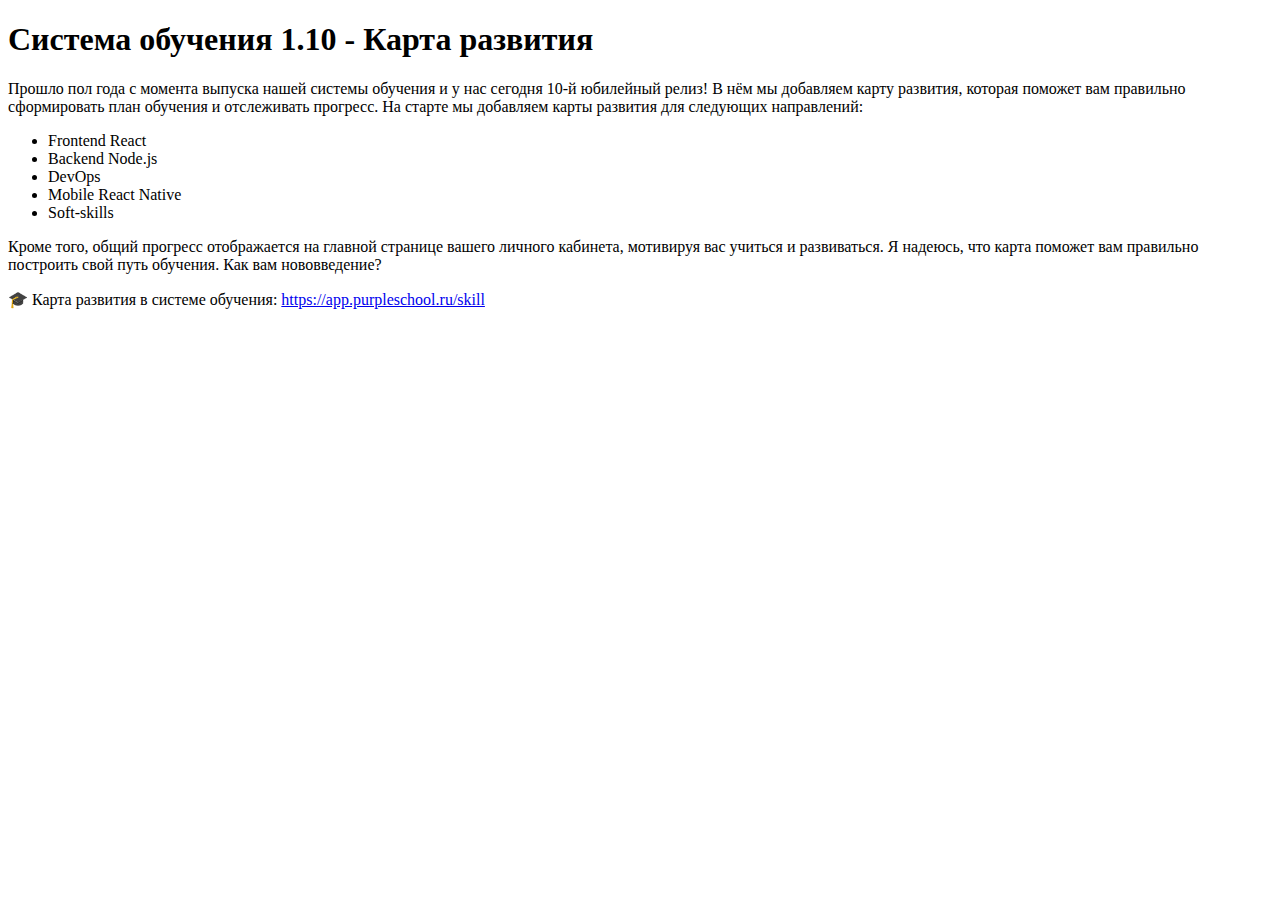
<file: task-1/index.html>
<!DOCTYPE html>
<html lang="en">
  <head>
    <meta charset="UTF-8" />
    <meta name="viewport" content="width=device-width, initial-scale=1.0" />
    <title>Document</title>
  </head>
  <body>
    <h1>Система обучения 1.10 - Карта развития</h1>
    <p>
      Прошло пол года с момента выпуска нашей системы обучения и у нас сегодня
      10-й юбилейный релиз! В нём мы добавляем карту развития, которая поможет
      вам правильно сформировать план обучения и отслеживать прогресс. На старте
      мы добавляем карты развития для следующих направлений:
    </p>
    <ul>
      <li>Frontend React</li>
      <li>Backend Node.js</li>
      <li>DevOps</li>
      <li>Mobile React Native</li>
      <li>Soft-skills</li>
    </ul>
    <p>
      Кроме того, общий прогресс отображается на главной странице вашего личного
      кабинета, мотивируя вас учиться и развиваться. Я надеюсь, что карта
      поможет вам правильно построить свой путь обучения. Как вам нововведение?
    </p>
    <p>
      🎓 Карта развития в системе обучения:
      <a href="https://app.purpleschool.ru/skill" target="_blank">https://app.purpleschool.ru/skill</a>
    </p>
  </body>
</html>
</file>
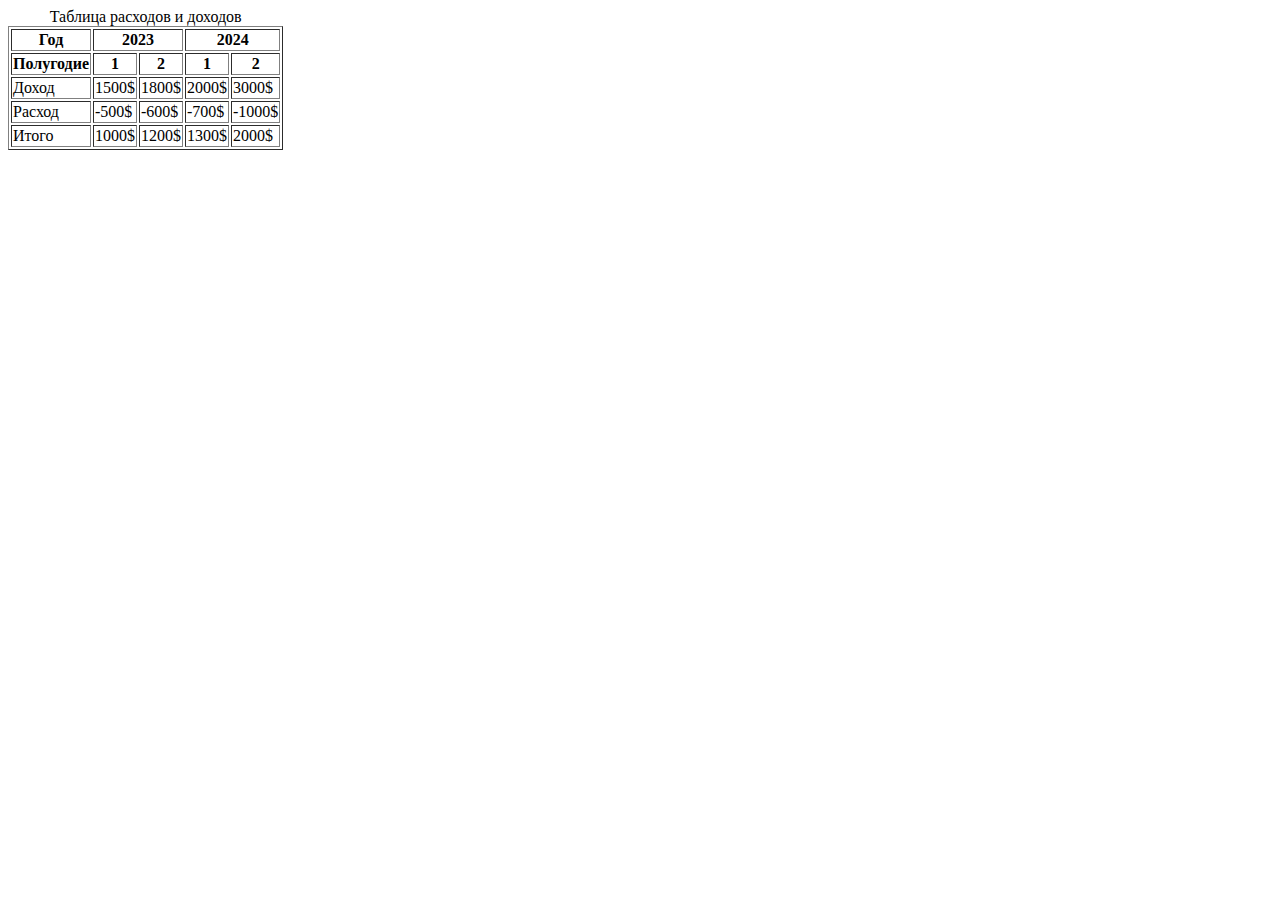
<file: task-2/index.html>
<!DOCTYPE html>
<html lang="en">
<head>
    <meta charset="UTF-8">
    <meta name="viewport" content="width=device-width, initial-scale=1.0">
    <title>Document</title>
</head>
<body>
    <table border="1">
        <caption>Таблица расходов и доходов</caption>
        <thead>
            <tr>
                <th>Год</th>
                <th colspan="2">2023</th>
                <th colspan="2">2024</th>
            </tr>
            <tr>
                <th>Полугодие</th>
                <th>1</th>
                <th>2</th>
                <th>1</th>
                <th>2</th>
            </tr>
        </thead>
        <tbody>
            
            <tr>
                <td>Доход</td>
                <td>1500$</td>
                <td>1800$</td>
                <td>2000$</td>
                <td>3000$</td>
            </tr>
            <tr>
                <td>Расход</td>
                <td>-500$</td>
                <td>-600$</td>
                <td>-700$</td>
                <td>-1000$</td>
            </tr>
        </tbody>
        <tfoot>
            <tr>
                <td>Итого</td>
                <td>1000$</td>
                <td>1200$</td>
                <td>1300$</td>
                <td>2000$</td>
            </tr>
        </tfoot>
    </table>
</body>
</html>
</file>
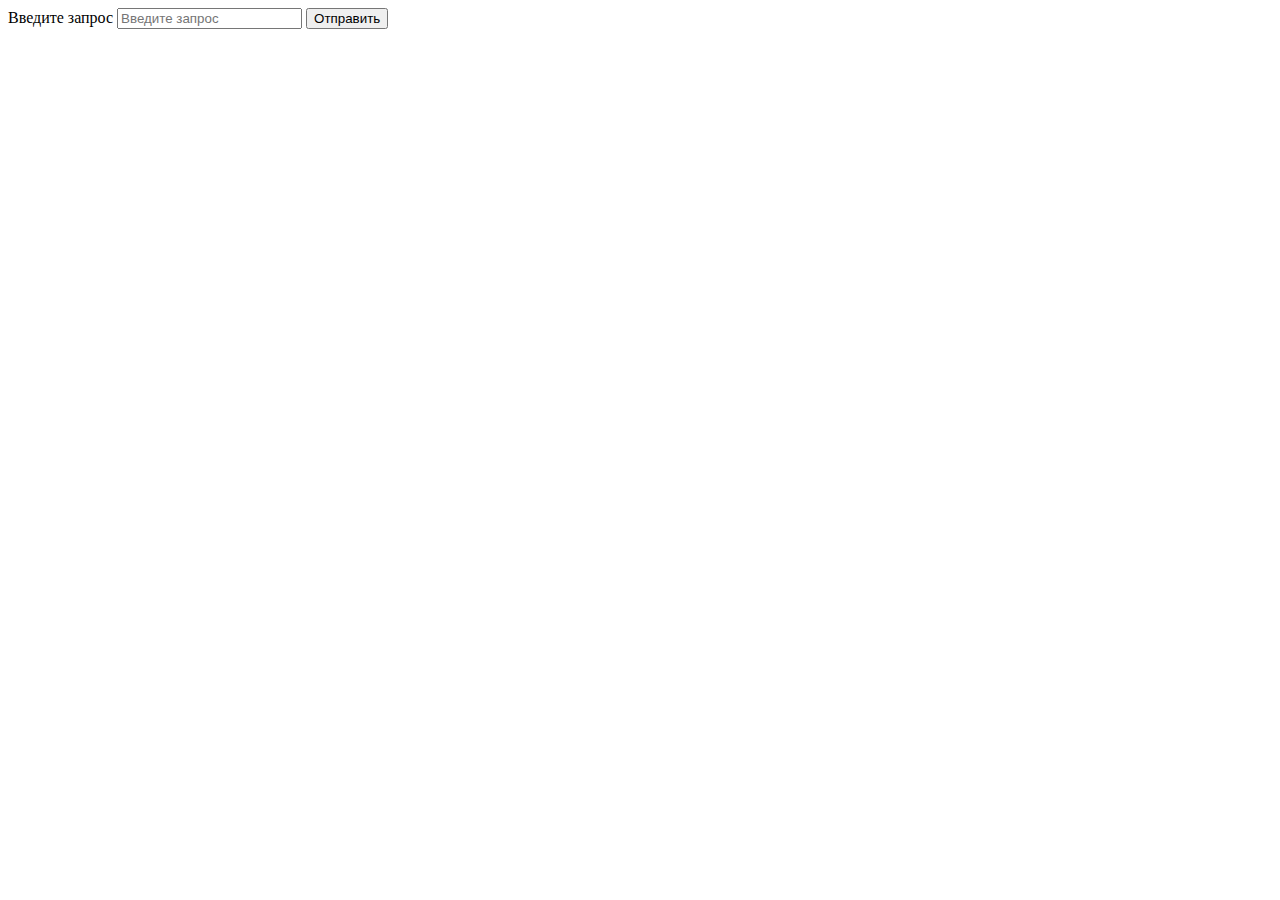
<file: task-3/index.html>
<!DOCTYPE html>
<html lang="en">
  <head>
    <meta charset="UTF-8" />
    <meta name="viewport" content="width=device-width, initial-scale=1.0" />
    <title>Document</title>
  </head>
  <body>
    <form action="https://www.youtube.com/results">
      <label>
        Введите запрос
        <input type="text" name="search_query" placeholder="Введите запрос" />
      </label>
      <button type="submit">Отправить</button>
    </form>
  </body>
</html>
</file>
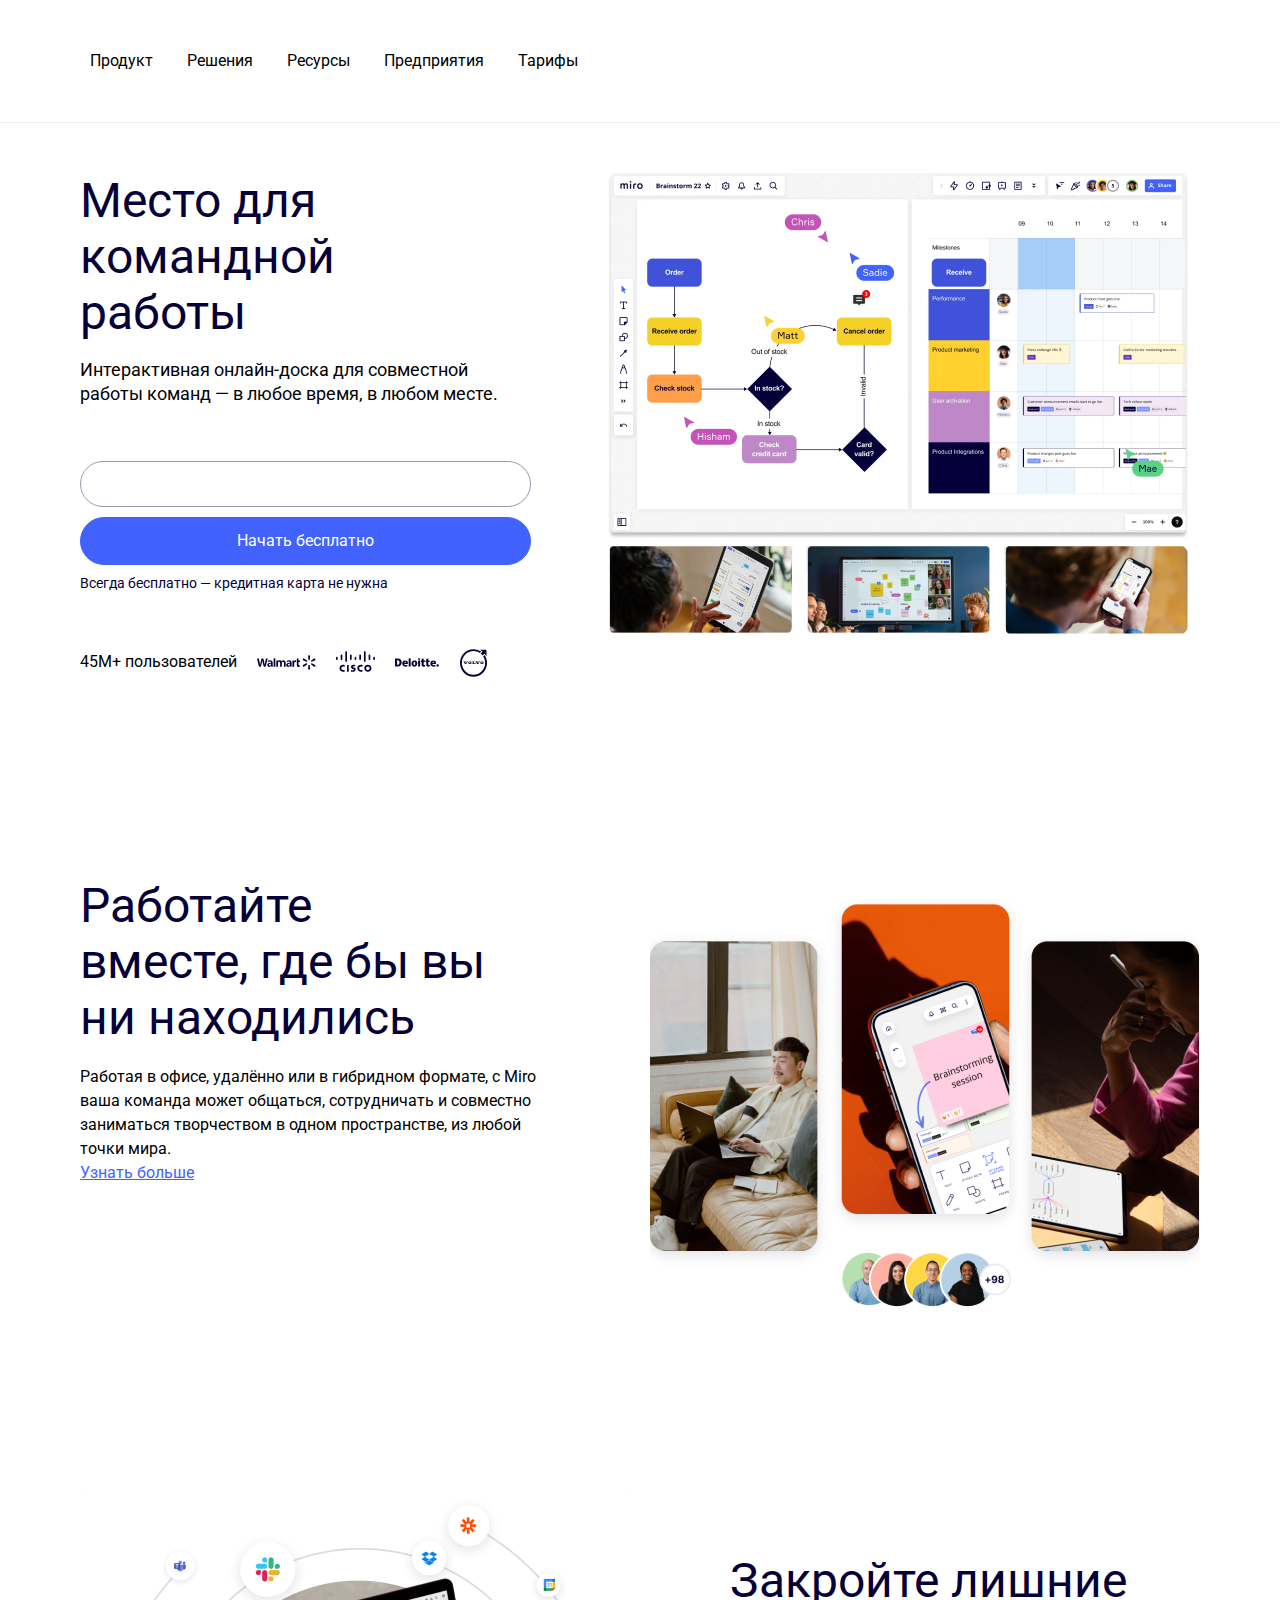
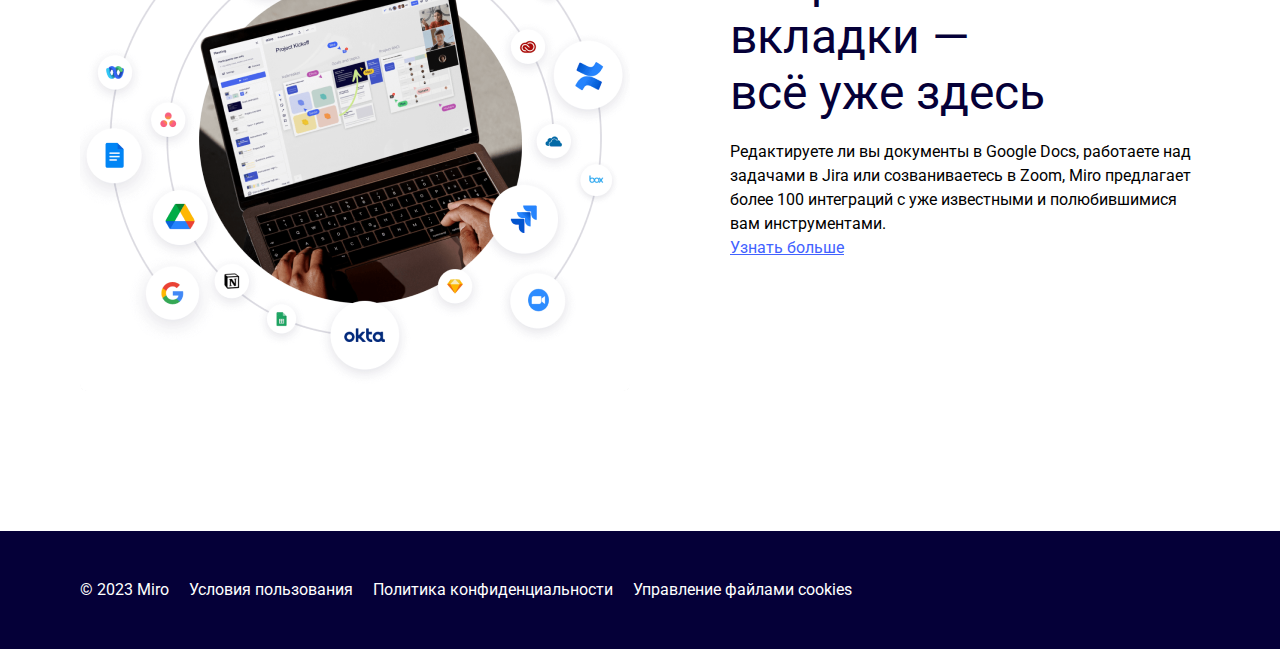
<file: task-5/index.html>
<!DOCTYPE html>
<html lang="en">
  <head>
    <meta charset="UTF-8" />
    <meta http-equiv="X-UA-Compatible" content="IE=edge" />
    <meta name="viewport" content="width=device-width, initial-scale=1.0" />
    <link rel="stylesheet" href="./styles/styles.css" />
    <link rel="preconnect" href="https://fonts.googleapis.com" />
    <link rel="preconnect" href="https://fonts.gstatic.com" crossorigin />
    <link
      href="https://fonts.googleapis.com/css2?family=Roboto&display=swap"
      rel="stylesheet"
    />
    <title>Miro</title>
  </head>
  <body>
    <header>
      <nav>
        <ul>
          <li><a href="#">Продукт</a></li>
          <li><a href="#">Решения</a></li>
          <li><a href="#">Ресурсы</a></li>
          <li><a href="#">Предприятия</a></li>
          <li><a href="#">Тарифы</a></li>
        </ul>
      </nav>
    </header>
    <main>
      <section id="hero">
        <div>
          <h1>
            Место для<br />
            командной<br />
            работы
          </h1>
          <p class="heroText">
            Интерактивная онлайн-доска для совместной работы команд — в любое
            время, в любом месте.
          </p>
          <form action="/register" method="get" class="heroForm">
            <input type="email" name="email" id="email" />
            <button id="heroButton" class="test test2">Начать бесплатно</button>
          </form>
          <p>Всегда бесплатно — кредитная карта не нужна</p>
          <div class="heroLogos">
            45M+ пользователей
            <img src="./images/logos.svg" alt="Логотипы партнёров" />
          </div>
        </div>
        <div>
          <img
            src="./images/hero.png"
            alt="Изображение экрана работы Miro"
            id="heroImage"
          />
        </div>
      </section>
      <section class="section">
        <div>
          <h2>Работайте вместе, где бы вы ни находились</h2>
          <p class="sectionText">
            Работая в офисе, удалённо или в гибридном формате, с Miro ваша
            команда может общаться, сотрудничать и совместно заниматься
            творчеством в одном пространстве, из любой точки мира.
          </p>
          <a href="#" class="link">Узнать больше</a>
        </div>
        <div>
          <img src="./images/1.png" alt="Работа в Miro с мобильных устройств" />
        </div>
      </section>
      <section class="section section-reverse">
        <div>
          <h2>Закройте лишние вкладки — всё уже здесь</h2>
          <p class="sectionText">
            Редактируете ли вы документы в Google Docs, работаете над задачами в
            Jira или созваниваетесь в Zoom, Miro предлагает более 100 интеграций
            с уже известными и полюбившимися вам инструментами.
          </p>
          <a href="#" class="link">Узнать больше</a>
        </div>
        <div>
          <img src="./images/2.png" alt="Сервисы вокруг Miro" />
        </div>
      </section>
    </main>
    <footer>
      <div>
        <div>&#169; 2023 Miro</div>
        <a href="#">Условия пользования</a>
        <a href="#">Политика конфиденциальности</a>
        <a href="#">Управление файлами cookies</a>
      </div>
    </footer>
  </body>
</html>
</file>
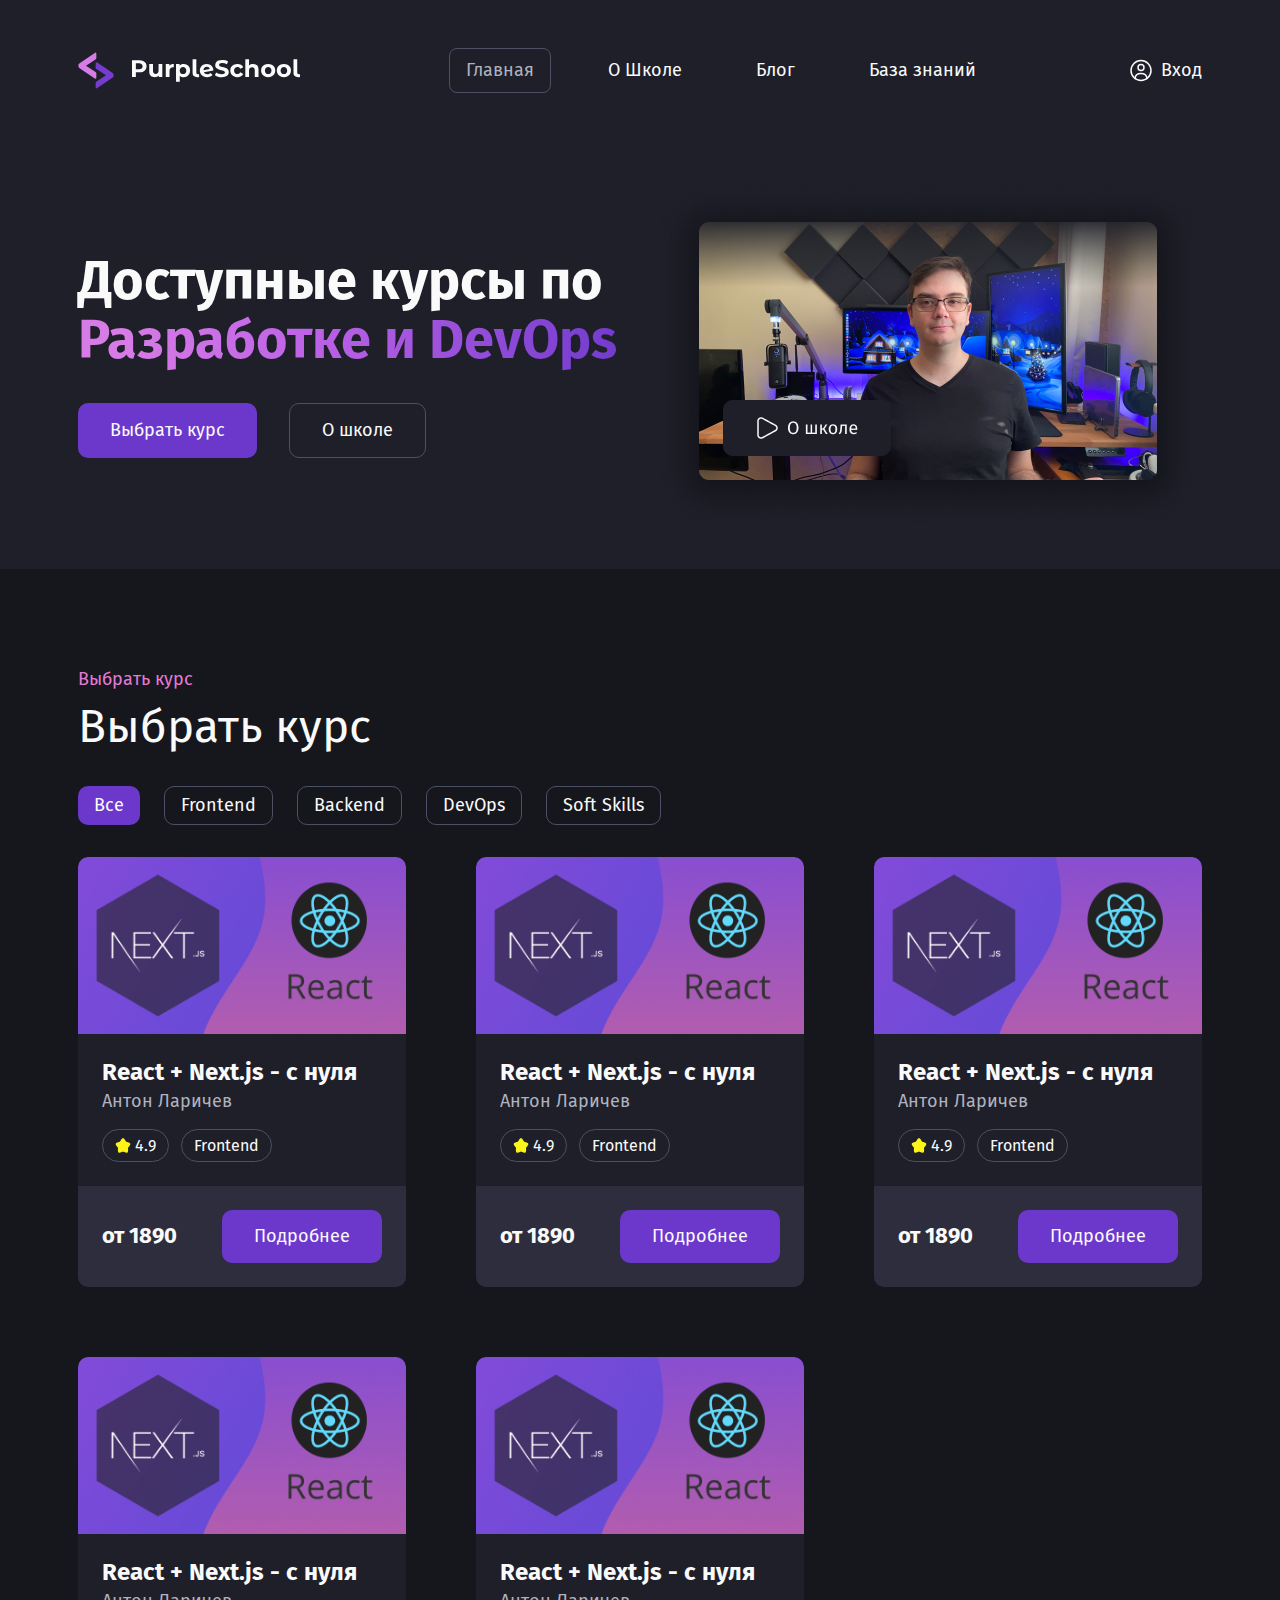
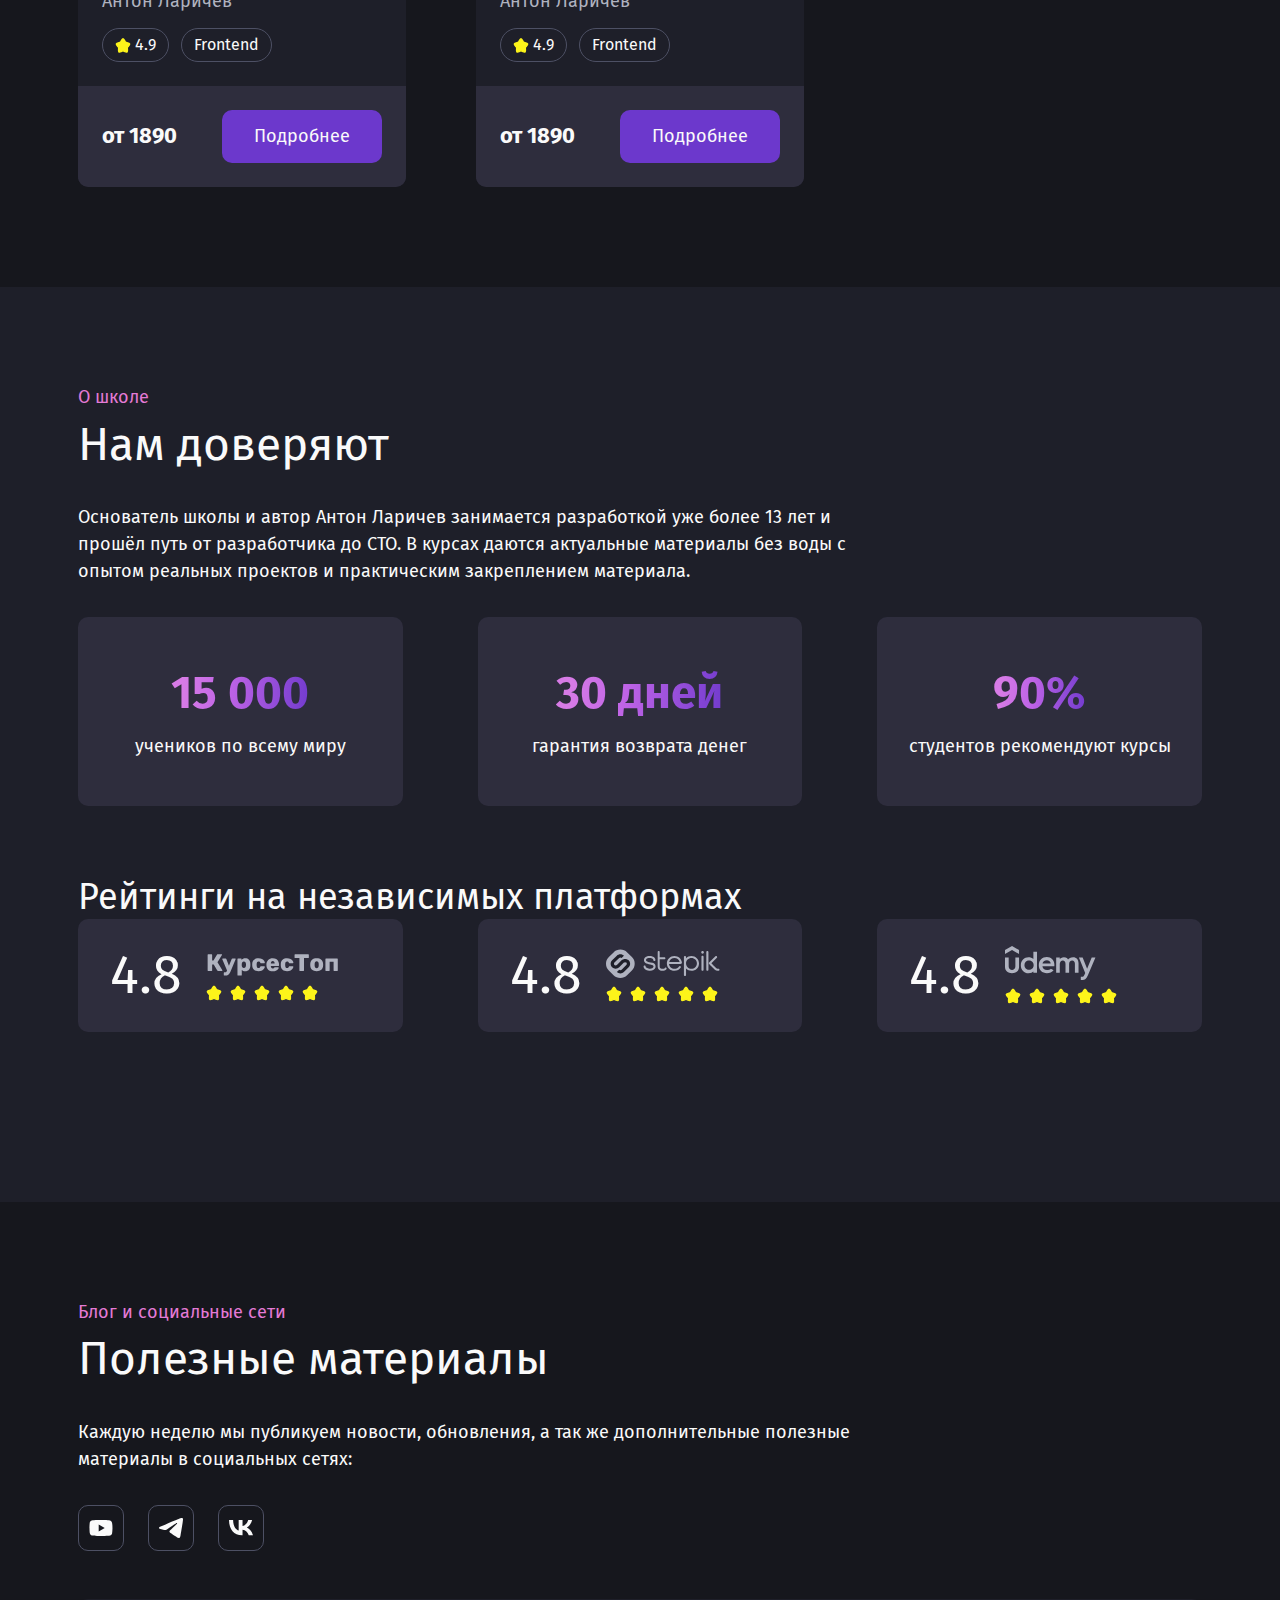
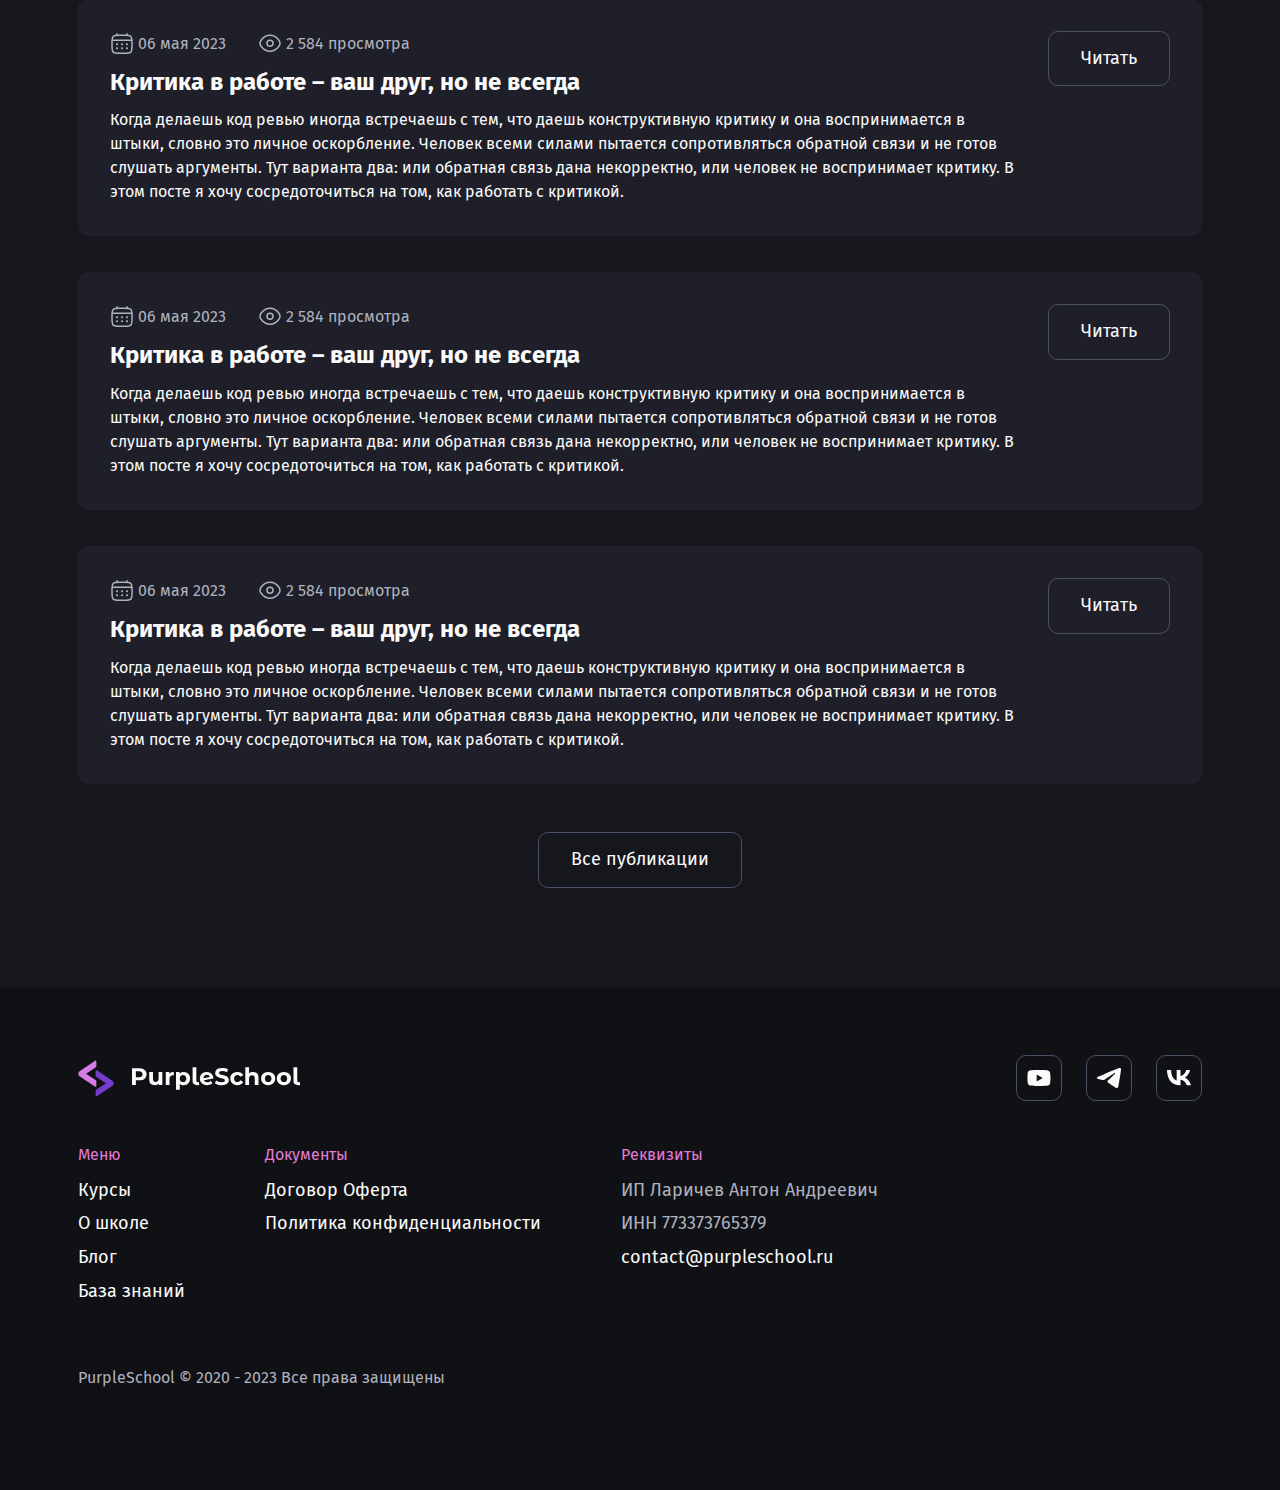
<file: task-6/index.html>
<!DOCTYPE html>
<html lang="en">
  <head>
    <meta charset="UTF-8" />
    <meta name="viewport" content="width=device-width, initial-scale=1.0" />
    <title>Purple School</title>
    <link rel="preconnect" href="https://fonts.googleapis.com" />
    <link rel="preconnect" href="https://fonts.gstatic.com" crossorigin />
    <link
      href="https://fonts.googleapis.com/css2?family=Fira+Sans:wght@400;700&display=swap"
      rel="stylesheet"
    />
    <link rel="stylesheet" href="./styles/global.css" />
  </head>
  <body>
    <header class="header">
      <div class="header__wrapper">
        <a>
          <img class="header__logo" src="./images/logo.svg" alt="logo" />
        </a>
        <nav>
          <ul class="menu">
            <li class="menu__item menu__item_active">
              <a href="#">Главная</a>
            </li>
            <li class="menu__item"><a href="#">О Школе</a></li>
            <li class="menu__item"><a href="#">Блог</a></li>
            <li class="menu__item"><a href="#">База знаний</a></li>
          </ul>
        </nav>
        <a class="header__login">
          <img
            src="./images/user.svg"
            alt="Иконка пользователя"
            class="header__user"
          />

          <p>Вход</p>
        </a>
        <button class="header__mobile-menu-button">
          <img
            src="./images/menu.svg"
            alt="Мобильное меню"
            class="header__menu"
          />
        </button>
      </div>
    </header>
    <section class="section section_light">
      <div class="hero">
        <div class="hero__left">
          <h1 class="hero__h1">
            Доступные курсы по<br />
            <span class="hero__h1_gradient">Разработке и DevOps</span>
          </h1>
          <div class="hero__cta">
            <button class="button button_primary">Выбрать курс</button>
            <button class="button button_ghost">О школе</button>
          </div>
        </div>
        <img
          class="hero__right"
          src="./images/video.png"
          alt="Видео с автором"
        />
      </div>
    </section>
    <section class="section">
      <div class="section__wrapper">
        <div class="headling">
          <div class="headling__top">Выбрать курс</div>
          <h2 class="headling__buttom">Выбрать курс</h2>
        </div>
        <div class="chip_wrapper">
          <button class="chip chip_active">Все</button>
          <button class="chip">Frontend</button>
          <button class="chip">Backend</button>
          <button class="chip">DevOps</button>
          <button class="chip">Soft Skills</button>
        </div>
        <div class="courses_wrapper">
          <div class="course-card">
            <div class="course-card__cover">
              <img src="./images/cover.png" alt="Изображение курса" />
            </div>
            <div class="course-card__body">
              <div>
                <div class="course-card__title">React + Next.js - с нуля</div>
                <div class="course-card__author">Антон Ларичев</div>
              </div>
              <div class="course-card__tags">
                <span class="tag">
                  <img src="./images/star-icon.svg" alt="Иконка рейтинга" />
                  4.9</span
                >
                <span class="tag">Frontend</span>
              </div>
            </div>
            <div class="course-card__footer">
              <div>от 1890</div>
              <button class="button button_primary">Подробнее</button>
            </div>
          </div>
          <div class="course-card">
            <div class="course-card__cover">
              <img src="./images/cover.png" alt="Изображение курса" />
            </div>
            <div class="course-card__body">
              <div>
                <div class="course-card__title">React + Next.js - с нуля</div>
                <div class="course-card__author">Антон Ларичев</div>
              </div>
              <div class="course-card__tags">
                <span class="tag">
                  <img src="./images/star-icon.svg" alt="Иконка рейтинга" />
                  4.9</span
                >
                <span class="tag">Frontend</span>
              </div>
            </div>
            <div class="course-card__footer">
              <div>от 1890</div>
              <button class="button button_primary">Подробнее</button>
            </div>
          </div>
          <div class="course-card">
            <div class="course-card__cover">
              <img src="./images/cover.png" alt="Изображение курса" />
            </div>
            <div class="course-card__body">
              <div>
                <div class="course-card__title">React + Next.js - с нуля</div>
                <div class="course-card__author">Антон Ларичев</div>
              </div>
              <div class="course-card__tags">
                <span class="tag">
                  <img src="./images/star-icon.svg" alt="Иконка рейтинга" />
                  4.9</span
                >
                <span class="tag">Frontend</span>
              </div>
            </div>
            <div class="course-card__footer">
              <div>от 1890</div>
              <button class="button button_primary">Подробнее</button>
            </div>
          </div>
          <div class="course-card">
            <div class="course-card__cover">
              <img src="./images/cover.png" alt="Изображение курса" />
            </div>
            <div class="course-card__body">
              <div>
                <div class="course-card__title">React + Next.js - с нуля</div>
                <div class="course-card__author">Антон Ларичев</div>
              </div>
              <div class="course-card__tags">
                <span class="tag">
                  <img src="./images/star-icon.svg" alt="Иконка рейтинга" />
                  4.9</span
                >
                <span class="tag">Frontend</span>
              </div>
            </div>
            <div class="course-card__footer">
              <div>от 1890</div>
              <button class="button button_primary">Подробнее</button>
            </div>
          </div>
          <div class="course-card">
            <div class="course-card__cover">
              <img src="./images/cover.png" alt="Изображение курса" />
            </div>
            <div class="course-card__body">
              <div>
                <div class="course-card__title">React + Next.js - с нуля</div>
                <div class="course-card__author">Антон Ларичев</div>
              </div>
              <div class="course-card__tags">
                <span class="tag">
                  <img src="./images/star-icon.svg" alt="Иконка рейтинга" />
                  4.9</span
                >
                <span class="tag">Frontend</span>
              </div>
            </div>
            <div class="course-card__footer">
              <div>от 1890</div>
              <button class="button button_primary">Подробнее</button>
            </div>
          </div>
        </div>
      </div>
    </section>
    <section class="section section_light">
      <div class="section__wrapper trust-wrapper">
        <div class="trust-wrapper__top">
          <div class="headling">
            <div class="headling__top">О школе</div>
            <h2 class="headling__buttom">Нам доверяют</h2>
          </div>
          <p class="paragraph paragraph_32">
            Основатель школы и автор Антон Ларичев занимается разработкой уже
            более 13 лет и прошёл путь от разработчика до CTO. В курсах даются
            актуальные материалы без воды с опытом реальных проектов и
            практическим закреплением материала.
          </p>
        </div>
        <div class="card card_light card_48x24 trust-wrapper__stat">
          <div class="trust-wrapper__num">15 000</div>
          <div class="trust-wrapper__desc">учеников по всему миру</div>
        </div>
        <div class="card card_light card_48x24 trust-wrapper__stat">
          <div class="trust-wrapper__num">30 дней</div>
          <div class="trust-wrapper__desc">гарантия возврата денег</div>
        </div>
        <div class="card card_light card_48x24 trust-wrapper__stat">
          <div class="trust-wrapper__num">90%</div>
          <div class="trust-wrapper__desc">студентов рекомендуют курсы</div>
        </div>
        <h3 class="trust-wrapper__h3">Рейтинги на независимых платформах</h3>
        <div class="card card_light card_24x32 trust-wrapper__rating">
          <div class="trust-wrapper__rate">4.8</div>
          <div><img src="./images/logos/ct.svg" alt="Логотип КурсесТоп" /></div>
        </div>
        <div class="card card_light card_24x32 trust-wrapper__rating">
          <div class="trust-wrapper__rate">4.8</div>
          <div><img src="./images/logos/st.svg" alt="Логотип КурсесТоп" /></div>
        </div>
        <div class="card card_light card_24x32 trust-wrapper__rating">
          <div class="trust-wrapper__rate">4.8</div>
          <div><img src="./images/logos/ud.svg" alt="Логотип КурсесТоп" /></div>
        </div>
      </div>
    </section>
    <section class="section">
      <div class="section__wrapper">
        <div class="headling">
          <div class="headling__top">Блог и социальные сети</div>
          <h2 class="headling__buttom">Полезные материалы</h2>
        </div>
        <p class="paragraph paragraph_32">
          Каждую неделю мы публикуем новости, обновления, а так же
          дополнительные полезные материалы в социальных сетях:
        </p>
        <div class="social-icons">
          <a href="#" class="social-icons__icon">
            <img src="./images/social/youtube.svg" alt="Youtube PurpleSchool" />
          </a>
          <a href="#" class="social-icons__icon">
            <img
              src="./images/social/telegram.svg"
              alt="Telegram PurpleSchool"
            />
          </a>
          <a href="#" class="social-icons__icon">
            <img src="./images/social/vk.svg" alt="ВКонтакте PurpleSchool" />
          </a>
        </div>
        <div class="post-wrapper">
          <article class="post card card_32">
            <div class="post__content">
              <div class="post__stats">
                <div class="post__stat">
                  <img
                    src="./images/calendar-icon.svg"
                    alt="Иконка календаря"
                  />
                  06 мая 2023
                </div>
                <div class="post__stat">
                  <img src="./images/view-icon.svg" alt="Иконка календаря" />
                  2 584 просмотра
                </div>
              </div>
              <h3 class="post__header">
                Критика в работе – ваш друг, но не всегда
              </h3>
              <div class="post__description">
                Когда делаешь код ревью иногда встречаешь с тем, что даешь
                конструктивную критику и она воспринимается в штыки, словно это
                личное оскорбление. Человек всеми силами пытается сопротивляться
                обратной связи и не готов слушать аргументы. Тут варианта два:
                или обратная связь дана некорректно, или человек не воспринимает
                критику. В этом посте я хочу сосредоточиться на том, как
                работать с критикой.
              </div>
            </div>
            <div class="post__button">
              <a href="#" class="button button_ghost">Читать</a>
            </div>
          </article>
          <article class="post card card_32">
            <div class="post__content">
              <div class="post__stats">
                <div class="post__stat">
                  <img
                    src="./images/calendar-icon.svg"
                    alt="Иконка календаря"
                  />
                  06 мая 2023
                </div>
                <div class="post__stat">
                  <img src="./images/view-icon.svg" alt="Иконка календаря" />
                  2 584 просмотра
                </div>
              </div>
              <h3 class="post__header">
                Критика в работе – ваш друг, но не всегда
              </h3>
              <div class="post__description">
                Когда делаешь код ревью иногда встречаешь с тем, что даешь
                конструктивную критику и она воспринимается в штыки, словно это
                личное оскорбление. Человек всеми силами пытается сопротивляться
                обратной связи и не готов слушать аргументы. Тут варианта два:
                или обратная связь дана некорректно, или человек не воспринимает
                критику. В этом посте я хочу сосредоточиться на том, как
                работать с критикой.
              </div>
            </div>
            <div class="post__button">
              <a href="#" class="button button_ghost">Читать</a>
            </div>
          </article>
          <article class="post card card_32">
            <div class="post__content">
              <div class="post__stats">
                <div class="post__stat">
                  <img
                    src="./images/calendar-icon.svg"
                    alt="Иконка календаря"
                  />
                  06 мая 2023
                </div>
                <div class="post__stat">
                  <img src="./images/view-icon.svg" alt="Иконка календаря" />
                  2 584 просмотра
                </div>
              </div>
              <h3 class="post__header">
                Критика в работе – ваш друг, но не всегда
              </h3>
              <div class="post__description">
                Когда делаешь код ревью иногда встречаешь с тем, что даешь
                конструктивную критику и она воспринимается в штыки, словно это
                личное оскорбление. Человек всеми силами пытается сопротивляться
                обратной связи и не готов слушать аргументы. Тут варианта два:
                или обратная связь дана некорректно, или человек не воспринимает
                критику. В этом посте я хочу сосредоточиться на том, как
                работать с критикой.
              </div>
            </div>
            <div class="post__button">
              <a href="#" class="button button_ghost">Читать</a>
            </div>
          </article>
        </div>
        <div class="button-more">
          <a href="#" class="button button_ghost">Все публикации</a>
        </div>
      </div>
    </section>
    <footer class="footer">
      <div class="footer__wrapper">
        <div class="footer__social">
          <a href="#"
            ><img
              class="footer__logo"
              src="./images/logo.svg"
              alt="Логотип PurpleSchool"
          /></a>
          <div class="social-icons">
            <a href="#" class="social-icons__icon">
              <img
                src="./images/social/youtube.svg"
                alt="Youtube PurpleSchool"
              />
            </a>
            <a href="#" class="social-icons__icon">
              <img
                src="./images/social/telegram.svg"
                alt="Telegram PurpleSchool"
              />
            </a>
            <a href="#" class="social-icons__icon">
              <img src="./images/social/vk.svg" alt="ВКонтакте PurpleSchool" />
            </a>
          </div>
        </div>
        <div class="footer__menu">
          <nav>
            <div class="footer__menu-header">Меню</div>
            <ul class="menu-small">
              <li class="menu-small__item"><a href="#">Курсы</a></li>
              <li class="menu-small__item"><a href="#">О школе</a></li>
              <li class="menu-small__item"><a href="#">Блог</a></li>
              <li class="menu-small__item"><a href="#">База знаний</a></li>
            </ul>
          </nav>
          <div>
            <div class="footer__menu-header">Документы</div>
            <ul class="menu-small">
              <li class="menu-small__item"><a href="#">Договор Оферта</a></li>
              <li class="menu-small__item">
                <a href="#">Политика конфиденциальности</a>
              </li>
            </ul>
          </div>
          <div>
            <div class="footer__menu-header">Реквизиты</div>
            <ul class="menu-small">
              <li class="menu-small__item">ИП Ларичев Антон Андреевич</li>
              <li class="menu-small__item">ИНН 773373765379</li>
              <li class="menu-small__item">
                <a href="mailto:contact@purpleschool.ru"
                  >contact@purpleschool.ru</a
                >
              </li>
            </ul>
          </div>
        </div>
        <div class="footer__copywrite">
          PurpleSchool © 2020 - 2023 Все права защищены
        </div>
      </div>
    </footer>
  </body>
</html>
</file>
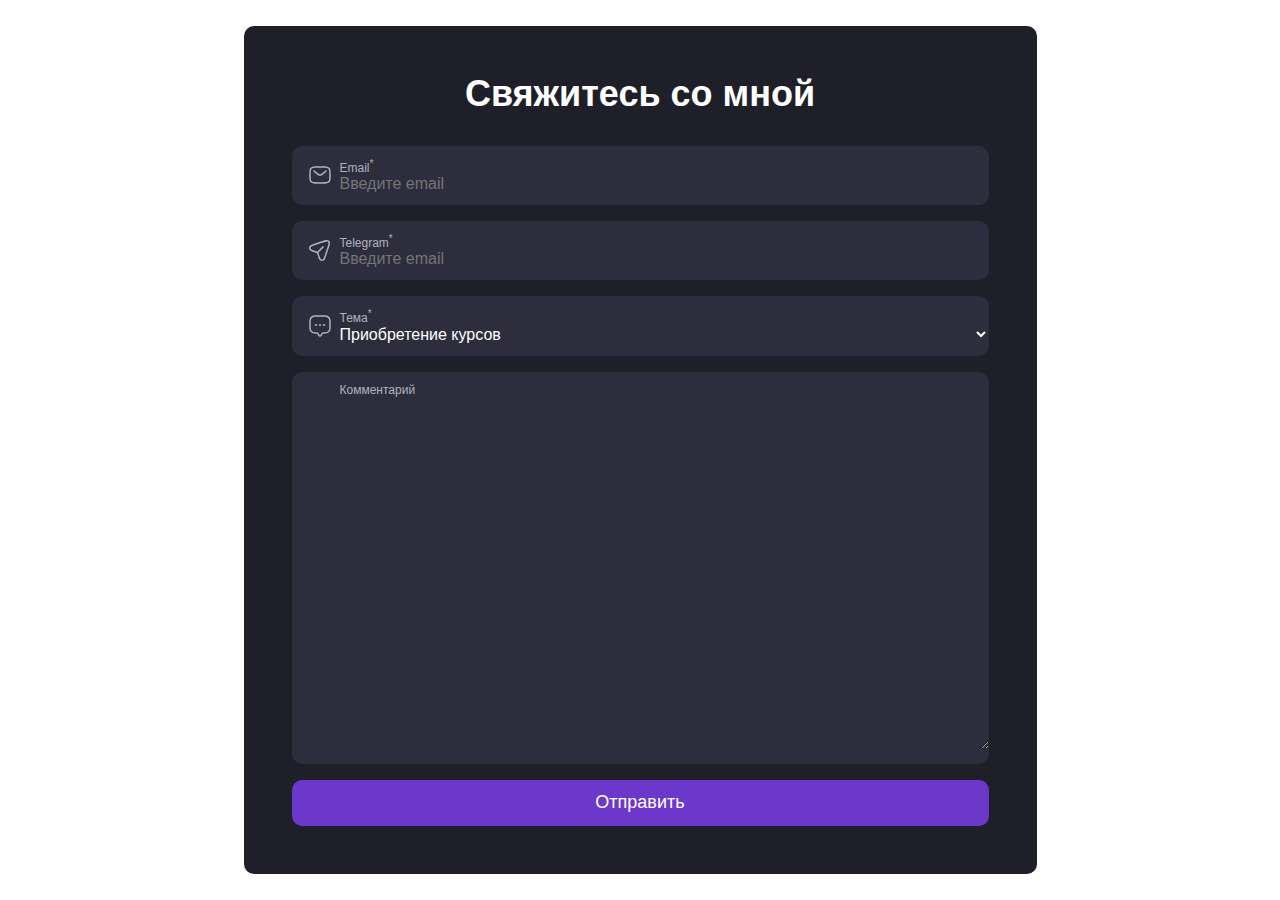
<file: task-4/src/index.html>
<!DOCTYPE html>
<html lang="en">
  <head>
    <meta charset="UTF-8" />
    <meta name="viewport" content="width=device-width, initial-scale=1.0" />
    <title>Document</title>
    <link rel="stylesheet" href="./assets/styles/main.css" />
  </head>
  <body>
    <main>
      <form>
        <h1 class="title">Свяжитесь со мной</h1>
        <div class="form-container">
          <label class="field">
            <svg class="field-icon">
              <use xlink:href="./assets/images/message.svg#message"></use>
            </svg>
            <span>Email<sup>*</sup></span
            ><input
              required
              class="field-input"
              type="email"
              placeholder="Введите email"
              name="email"
            />
          </label>

          <label class="field">
            <svg class="field-icon">
              <use xlink:href="./assets/images/telegram.svg#telegram"></use>
            </svg>

            <span>Telegram<sup>*</sup></span
            ><input
              required
              class="field-input"
              type="email"
              placeholder="Введите email"
              name="email"
            />
          </label>
          <label class="field">
            <svg class="field-icon">
              <use xlink:href="./assets/images/topic.svg#topic"></use>
            </svg>

            <span>Тема<sup>*</sup></span
            ><select required class="field-select">
              <option value="1" selected>Приобретение курсов</option>
              <option value="2">Технические вопросы</option>
              <option value="3">Связь с администратором</option>
              <option value="4">Прочие вопросы</option>
            </select>
          </label>
          <label class="field">
            <span>Комментарий</span>
            <textarea
              class="field-textarea"
              name="comment"
              cols="30"
              rows="20"
            ></textarea>
          </label>
          <button>Отправить</button>
        </div>
      </form>
    </main>
  </body>
</html>
</file>
<file: task-5/styles/styles.css>
@import url("./reset.css");

:root {
  --black-color: #000000;
  --white-color: #ffffff;
  --gray-color: #f0f0f0;
  --gray-dark-color: #9b99af;
  --blue-dark-color: #050038;
  --blue-light-color: #4262ff;
}
body {
  font-family: "Roboto", sans-serif;
  margin: 0;
}

header {
  border-bottom: 1px solid var(--gray-color);
  margin-bottom: 50px;
}

h1,
h2 {
  font-size: 48px;
  line-height: 56px;
  font-weight: 400;
  color: var(--blue-dark-color);
}

h1 {
  margin: 0 0 17px 0;
}

h2 {
  margin: 60px 0 19px 0;
}

nav {
  padding: 33px 50px;
  max-width: 1200px;
  margin: 0 auto;
}
nav ul {
  display: flex;
  list-style: none;
  gap: 34px;
  padding: 0;
}

nav ul li a {
  font-size: 16px;
  text-decoration: none;
  font-size: 16px;
  line-height: 24px;
}

section {
  max-width: 1200px;
  margin: 0 auto;
  padding: 0 40px;
  margin-bottom: 140px;
}

footer {
	background: #050038;
	padding: 47px 40px;
	color: white;
}

footer > div {
	max-width: 1200px;
	margin: 0 auto;
	display: flex;
	padding: 0 40px;
	gap: 20px;
}

footer a {
	color: white;
	text-decoration: none;
}

#hero {
  display: flex;
  gap: 65px;
}

.heroText {
  font-size: 18px;
  line-height: 24px;
  color: var(--blue-dark-color-color);
}

.heroForm {
  margin-top: 55px;
  display: flex;
  flex-direction: column;
  gap: 10px;
}

.heroForm + p {
  font-weight: 400;
  font-size: 14px;
  line-height: 20px;
  color: #050038;
  margin: 8px 0 52px 0;
}

#email {
  border-radius: 40px;
  outline: none;
  border: 1px solid var(--gray-dark-color);
  padding: 10px 20px;
}


#heroButton {
  cursor: pointer;
  height: 48px;
  border-radius: 32px;
  outline: none;
  border: 1px solid var(--blue-light-color);
  padding: 10px 20px;
  background-color: var(--blue-light-color);
  color: var(--white-color);
  transition: background-color 0.5s ease-in-out;
}
#heroButton:hover {
  background-color: var(--blue-dark-color);
}

.heroLogos {
  font-size: 16px;
  font-weight: 400;
  margin-top: 47px;
  display: flex;
  align-items: center;
  gap: 20px;
}

.link {
	color: #4262FF;
	text-decoration: underline;
}

.link:hover {
	color: #122db6;
}

.sectionList {
	list-style: none;
	/* list-style: url('../images/check.svg'); */
}

.sectionList li::marker {
	content: url('../images/check.svg');
}

.section {
	display: flex;
	gap: 100px;
}

.section-reverse {
	flex-direction: row-reverse;
}
</file>
<file: task-6/styles/global.css>
@import url("./reset.css");
@import url("./header.css");
@import url("./footer.css");
@import url("./components.css");
@import url("./page.css");

:root {
	--color-primary: #6C38CC;
	--color-primary-hover: #5b2bb2;
	--color-secondary: #E47AD5;
	--color-text: #FAFAFA;
	--color-link-hover: #AFB2BF;
	--color-bg: #16171D;
	--color-bg-medium: #1E1F29;
	--color-bg-light: #2E2D3D;
	--color-stroke: #4D5064;
	--color-footer: #101114;

	--gradient: linear-gradient(93.33deg, #D77BE6 9.26%, #BE63E6 42.32%, #6C38CC 104.58%);
	
	--border-8: 8px;
	--border-10: 10px;
	--border-17: 17px;
	--layout-width: 1172px;
}

* {
	box-sizing: border-box;
}

html {
	-webkit-font-smoothing: antialiased;
	-moz-osx-font-smoothing: grayscale;
	text-rendering: optimizeLegibility;
}

body {
	background: var(--color-bg);
	margin: 0;
	font-family: 'Fira Sans', sans-serif;
	font-style: normal;
	font-weight: 400;
}

a {
	text-decoration: none;
}

ul {
	margin: 0;
}
</file>
<file: task-4/src/assets/styles/main.css>
@import url("./reset.css");
@import url("./form.css");


@font-face {
  font-family: 'Fira Sans';
  src: url('./fonts/FiraSans-Regular.ttf') format('ttf');
  font-weight: 400;
}
:root {
    --bg-color: #1E1F29;
    --white-color: #FFFFFF;
    --black-color: #000000;
    --input-bg-color: #2E2D3D;
    --gray-color: #AFB2BF;
    --purple-color: #6C38CC;

  }

html, body {
    background-color: var(--white-color);
    font-family: 'Fira Sans', sans-serif;
}
</file>
